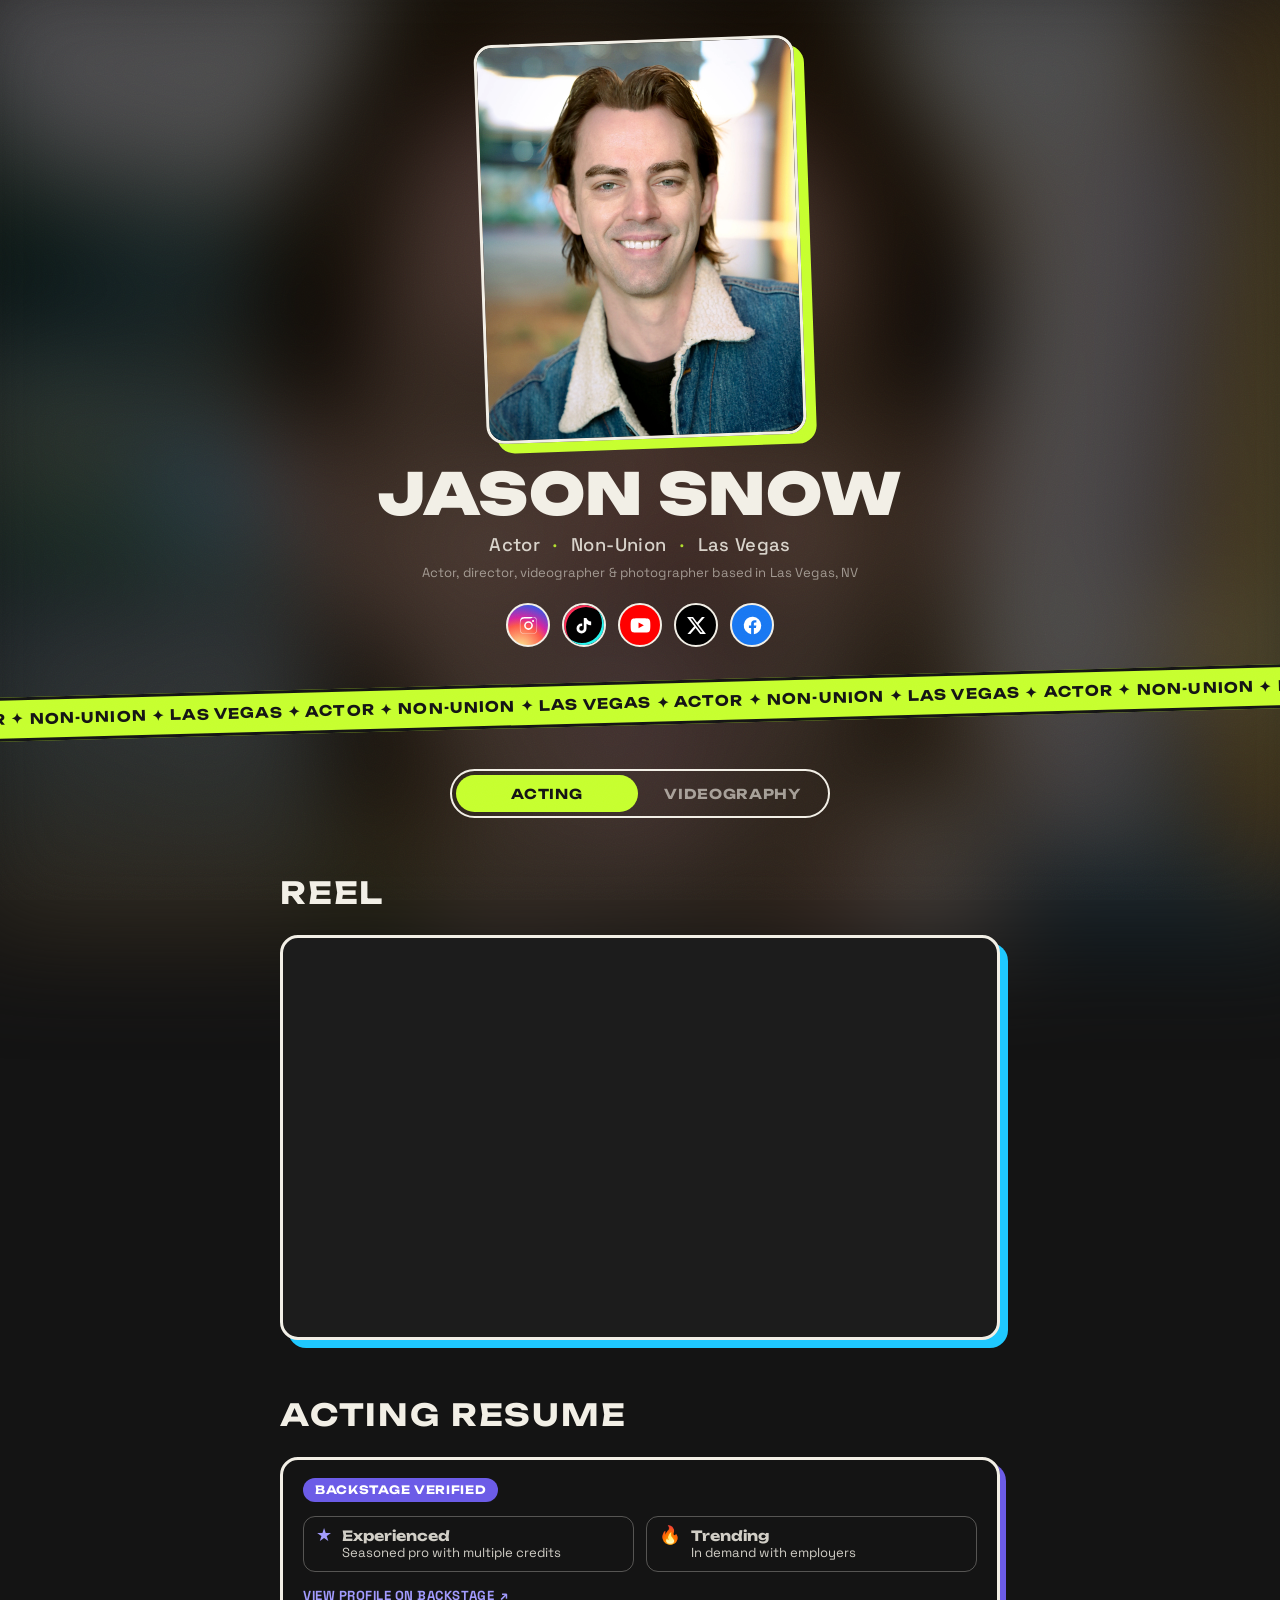
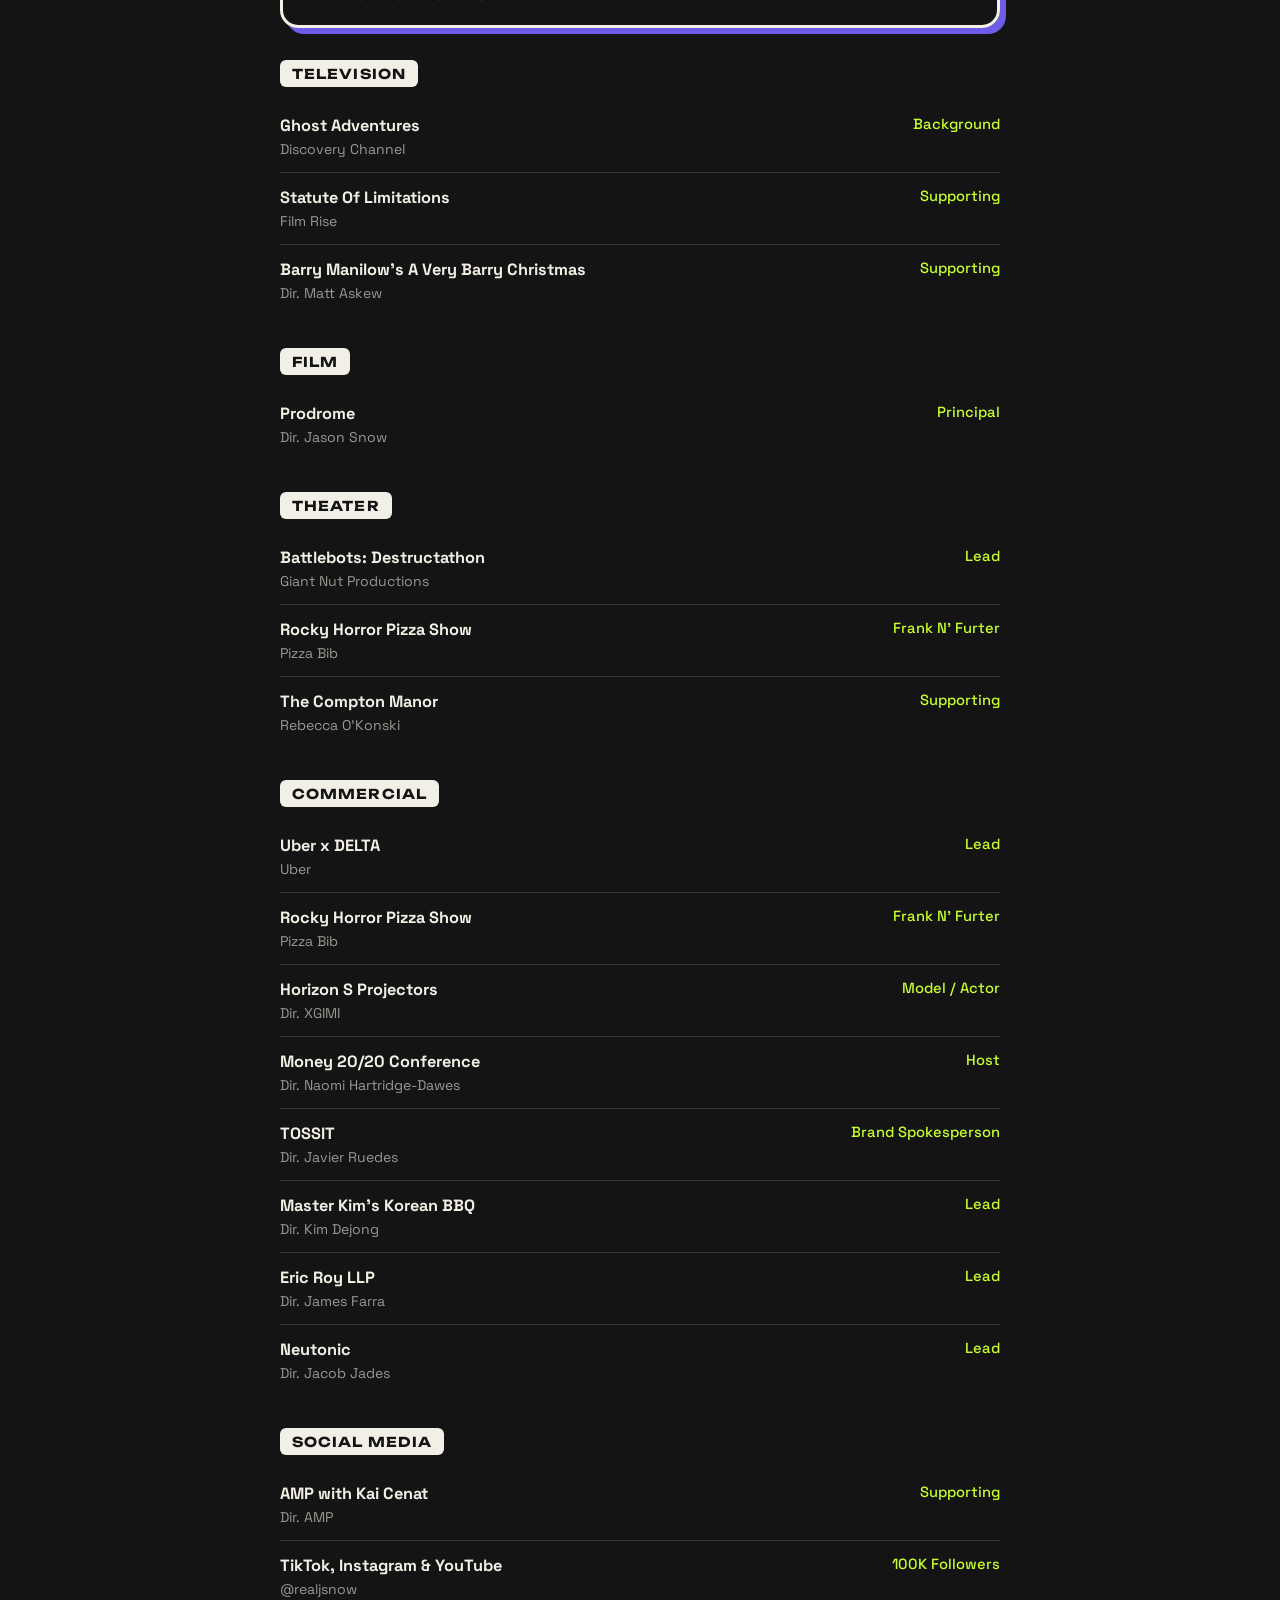
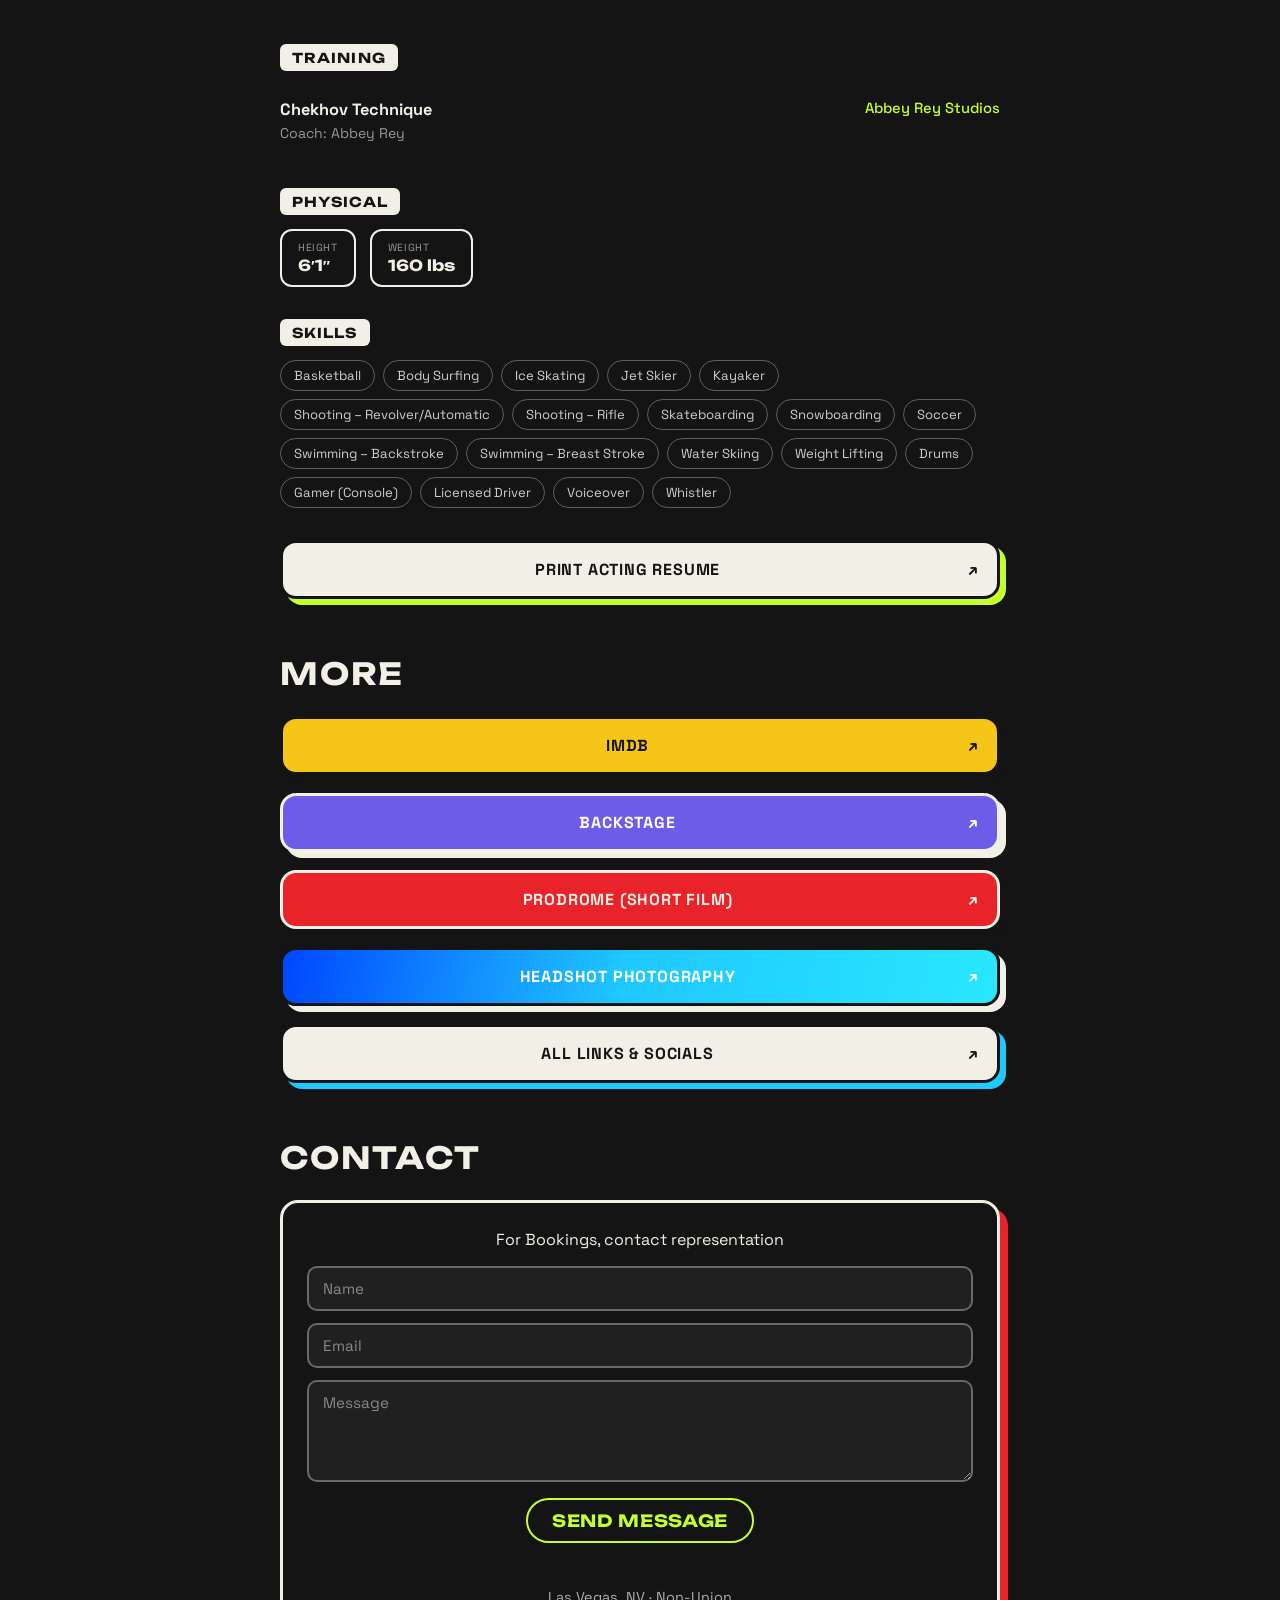
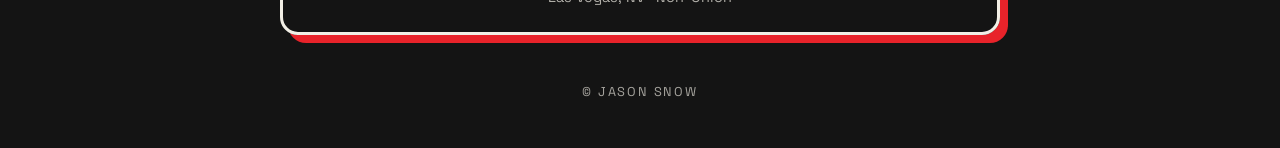
<file: index.html>
<!DOCTYPE html>
<html lang="en">
<head>
  <meta charset="UTF-8">
  <meta name="viewport" content="width=device-width, initial-scale=1.0">
  <title>Jason Snow | Las Vegas Actor, Director & Videographer</title>
  <meta name="description" content="Jason Snow — Las Vegas actor, director, videographer, and photographer. Reel, resume, and credits including Ghost Adventures and Prodrome.">
  <meta name="keywords" content="Jason Snow, Las Vegas actor, Las Vegas director, Las Vegas videographer, Las Vegas photographer, actor resume, acting reel">
  <link rel="canonical" href="https://jasonwsnow.com/">
  <meta name="author" content="Jason Snow">
  <meta name="robots" content="index, follow, max-image-preview:large">
  <meta name="theme-color" content="#141414">

  <!-- Open Graph -->
  <meta property="og:site_name" content="Jason Snow">
  <meta property="og:title" content="Jason Snow | Las Vegas Actor, Director & Videographer">
  <meta property="og:description" content="Las Vegas actor, director, videographer, and photographer. Reel, resume, and credits — Ghost Adventures, Prodrome, and more.">
  <meta property="og:type" content="profile">
  <meta property="og:url" content="https://jasonwsnow.com/">
  <meta property="og:locale" content="en_US">
  <meta property="og:image" content="https://jasonwsnow.com/assets/og-share.jpg">
  <meta property="og:image:type" content="image/jpeg">
  <meta property="og:image:width" content="1200">
  <meta property="og:image:height" content="630">
  <meta property="og:image:alt" content="Jason Snow — Las Vegas actor, director, and videographer">
  <meta property="profile:first_name" content="Jason">
  <meta property="profile:last_name" content="Snow">

  <!-- Twitter/X -->
  <meta name="twitter:card" content="summary_large_image">
  <meta name="twitter:site" content="@realjsnow">
  <meta name="twitter:creator" content="@realjsnow">
  <meta name="twitter:title" content="Jason Snow | Las Vegas Actor, Director & Videographer">
  <meta name="twitter:description" content="Las Vegas actor, director, videographer, and photographer. Reel, resume, and credits — Ghost Adventures, Prodrome, and more.">
  <meta name="twitter:image" content="https://jasonwsnow.com/assets/og-share.jpg">
  <meta name="twitter:image:alt" content="Jason Snow — Las Vegas actor, director, and videographer">

  <!-- Icons -->
  <link rel="icon" type="image/png" sizes="32x32" href="favicon-32.png">
  <link rel="icon" type="image/png" sizes="16x16" href="favicon-16.png">
  <link rel="icon" type="image/png" href="favicon.png">
  <link rel="apple-touch-icon" sizes="180x180" href="apple-touch-icon.png">
  <link rel="manifest" href="site.webmanifest">

  <script type="application/ld+json">
  {
    "@context": "https://schema.org",
    "@graph": [
      {
        "@type": "Person",
        "@id": "https://jasonwsnow.com/#person",
        "name": "Jason Snow",
        "alternateName": "realjsnow",
        "url": "https://jasonwsnow.com/",
        "image": "https://jasonwsnow.com/assets/og-share.jpg",
        "description": "Actor, director, videographer, and photographer based in Las Vegas, Nevada.",
        "jobTitle": ["Actor", "Director", "Videographer", "Photographer"],
        "height": "6 ft 1 in",
        "homeLocation": {
          "@type": "City",
          "name": "Las Vegas"
        },
        "sameAs": [
          "https://instagram.com/realjsnow",
          "https://tiktok.com/@realjsnow",
          "https://youtube.com/@realjsnow",
          "https://x.com/realjsnow",
          "https://www.facebook.com/profile.php?id=61565419013479",
          "https://realjsnow.com",
          "https://jasonsnowphotos.com",
          "https://theprodrome.com",
          "https://www.imdb.com/name/nm17354321/",
          "https://www.backstage.com/u/jason-w-snow/"
        ]
      },
      {
        "@type": "WebSite",
        "@id": "https://jasonwsnow.com/#website",
        "url": "https://jasonwsnow.com/",
        "name": "Jason Snow",
        "description": "Official portfolio for Jason Snow — Las Vegas actor, director, videographer, and photographer. Reel, resume, and credits.",
        "inLanguage": "en-US",
        "publisher": { "@id": "https://jasonwsnow.com/#person" }
      }
    ]
  }
  </script>

  <link rel="preconnect" href="https://fonts.googleapis.com">
  <link rel="preconnect" href="https://fonts.gstatic.com" crossorigin>
  <link href="https://fonts.googleapis.com/css2?family=Space+Grotesk:wght@400;500;700&family=Unbounded:wght@500;700;900&display=swap" rel="stylesheet">
  <link rel="stylesheet" href="style.css">
</head>
<body>
  <div class="backdrop" aria-hidden="true"></div>
  <div class="grain" aria-hidden="true"></div>

  <main>
  <div class="page">
    <!-- Hero -->
    <header class="hero">
      <div class="photo-wrap" id="hero-photo-trigger" role="button" tabindex="0" aria-haspopup="dialog" aria-label="View and download full-size headshot">
        <img class="hero-photo" src="assets/headshot.webp" alt="Jason Snow headshot">
      </div>
      <h1 class="name">Jason Snow</h1>
      <p class="tagline">Actor <span class="dot">&middot;</span> Non-Union <span class="dot">&middot;</span> Las Vegas</p>
      <p class="tagline-sub">Actor, director, videographer &amp; photographer based in Las Vegas, NV</p>
    </header>

    <!-- Social links -->
    <nav class="socials" aria-label="Social media">
      <a href="https://instagram.com/realjsnow" target="_blank" rel="noopener" aria-label="Instagram" title="Instagram">
        <svg viewBox="0 0 24 24"><path d="M12 2.2c3.2 0 3.6 0 4.8.07 1.2.05 1.8.24 2.2.4.6.22 1 .48 1.4.9.4.4.7.8.9 1.4.16.4.35 1 .4 2.2.07 1.2.07 1.6.07 4.8s0 3.6-.07 4.8c-.05 1.2-.24 1.8-.4 2.2a3.8 3.8 0 0 1-.9 1.4c-.4.4-.8.7-1.4.9-.4.16-1 .35-2.2.4-1.2.07-1.6.07-4.8.07s-3.6 0-4.8-.07c-1.2-.05-1.8-.24-2.2-.4a3.8 3.8 0 0 1-1.4-.9 3.8 3.8 0 0 1-.9-1.4c-.16-.4-.35-1-.4-2.2C2.2 15.6 2.2 15.2 2.2 12s0-3.6.07-4.8c.05-1.2.24-1.8.4-2.2.22-.6.48-1 .9-1.4.4-.4.8-.7 1.4-.9.4-.16 1-.35 2.2-.4C8.4 2.2 8.8 2.2 12 2.2m0 1.8c-3.1 0-3.5 0-4.7.07-1.1.05-1.7.24-2.1.4-.5.2-.9.44-1.3.83-.4.4-.63.77-.83 1.3-.15.4-.34 1-.4 2.1C2.6 8.5 2.6 8.9 2.6 12s0 3.5.07 4.7c.05 1.1.24 1.7.4 2.1.2.5.44.9.83 1.3.4.4.77.63 1.3.83.4.15 1 .34 2.1.4 1.2.06 1.6.07 4.7.07s3.5 0 4.7-.07c1.1-.05 1.7-.24 2.1-.4.5-.2.9-.44 1.3-.83.4-.4.63-.77.83-1.3.15-.4.34-1 .4-2.1.06-1.2.07-1.6.07-4.7s0-3.5-.07-4.7c-.05-1.1-.24-1.7-.4-2.1a3.4 3.4 0 0 0-.83-1.3 3.4 3.4 0 0 0-1.3-.83c-.4-.15-1-.34-2.1-.4C15.5 4 15.1 4 12 4m0 3a5 5 0 1 1 0 10 5 5 0 0 1 0-10m0 1.8a3.2 3.2 0 1 0 0 6.4 3.2 3.2 0 0 0 0-6.4M18.4 6.8a1.2 1.2 0 1 1-2.4 0 1.2 1.2 0 0 1 2.4 0"/></svg>
      </a>
      <a href="https://tiktok.com/@realjsnow" target="_blank" rel="noopener" aria-label="TikTok" title="TikTok">
        <svg viewBox="0 0 24 24"><path d="M19.6 7.3a5.6 5.6 0 0 1-3.4-1.1 5.6 5.6 0 0 1-2-2.8h-3v11.9a2.6 2.6 0 1 1-2.6-2.6c.27 0 .53.04.78.12V9.7a5.7 5.7 0 0 0-.78-.05 5.7 5.7 0 1 0 5.7 5.7V9.9a8.6 8.6 0 0 0 5.3 1.8V8.6c0-.4 0-.9-.1-1.3z"/></svg>
      </a>
      <a href="https://youtube.com/@realjsnow" target="_blank" rel="noopener" aria-label="YouTube" title="YouTube">
        <svg viewBox="0 0 24 24"><path d="M23 7.3s-.22-1.6-.9-2.3c-.86-.9-1.8-.9-2.25-.96C16.7 3.8 12 3.8 12 3.8h-.01s-4.7 0-7.85.24c-.44.05-1.4.05-2.25.96-.68.7-.9 2.3-.9 2.3S.75 9.2.75 11v1.8c0 1.9.24 3.8.24 3.8s.22 1.6.9 2.3c.86.9 2 .87 2.5 1 1.8.16 7.6.22 7.6.22s4.7 0 7.85-.25c.44-.05 1.4-.06 2.25-.97.68-.7.9-2.3.9-2.3s.24-1.9.24-3.8V11c0-1.9-.24-3.8-.24-3.8zM9.75 15V8.6l6.1 3.2-6.1 3.2z"/></svg>
      </a>
      <a href="https://x.com/realjsnow" target="_blank" rel="noopener" aria-label="X (Twitter)" title="X">
        <svg viewBox="0 0 24 24"><path d="M18.24 2.25h3.31l-7.23 8.26L22.83 21.75h-6.66l-5.22-6.82-5.97 6.82H1.66l7.73-8.84L1.17 2.25h6.83l4.72 6.24 5.52-6.24zm-1.16 17.52h1.83L7.08 4.13H5.12l11.96 15.64z"/></svg>
      </a>
      <a href="https://www.facebook.com/profile.php?id=61565419013479" target="_blank" rel="noopener" aria-label="Facebook" title="Facebook">
        <svg viewBox="0 0 24 24"><path d="M22 12a10 10 0 1 0-11.56 9.88v-6.99H7.9V12h2.54V9.8c0-2.5 1.5-3.9 3.77-3.9 1.1 0 2.24.2 2.24.2v2.46H15.2c-1.24 0-1.63.77-1.63 1.56V12h2.78l-.44 2.89h-2.34v6.99A10 10 0 0 0 22 12z"/></svg>
      </a>
    </nav>
  </div>

  <!-- Marquee strip -->
  <div class="marquee" aria-hidden="true">
    <div class="marquee-track">
      <span>Actor ✦ Non-Union ✦ Las Vegas ✦ Actor ✦ Non-Union ✦ Las Vegas ✦ Actor ✦ Non-Union ✦ Las Vegas ✦&nbsp;</span><span>Actor ✦ Non-Union ✦ Las Vegas ✦ Actor ✦ Non-Union ✦ Las Vegas ✦ Actor ✦ Non-Union ✦ Las Vegas ✦&nbsp;</span>
    </div>
  </div>

  <div class="page">

    <!-- Mode switch -->
    <div class="mode-switch" role="tablist" aria-label="Resume type">
      <button type="button" class="mode-btn is-active" data-mode="acting" role="tab" id="tab-acting" aria-selected="true" aria-controls="panel-acting">Acting</button>
      <button type="button" class="mode-btn" data-mode="video" role="tab" id="tab-video" aria-selected="false" aria-controls="panel-video">Videography</button>
    </div>

    <!-- Acting mode -->
    <div class="mode-panel" data-mode-panel="acting" id="panel-acting" role="tabpanel" aria-labelledby="tab-acting">

    <!-- Reel -->
    <section class="section" id="reel">
      <div class="section-head">
        <h2 class="section-tag">Reel</h2>
        <span class="section-rule"></span>
      </div>
      <div class="reel-frame">
        <iframe src="https://player.vimeo.com/video/1214481794?h=3023fa62c9&amp;badge=0&amp;autopause=0&amp;player_id=0&amp;app_id=58479"
          frameborder="0"
          allow="autoplay; fullscreen; picture-in-picture; clipboard-write; encrypted-media; web-share"
          referrerpolicy="strict-origin-when-cross-origin"
          title="Jason Snow — Acting Reel"
          allowfullscreen></iframe>
      </div>
    </section>

    <!-- Resume -->
    <section class="section" id="resume">
      <div class="section-head">
        <h2 class="section-tag">Acting Resume</h2>
        <span class="section-rule"></span>
      </div>

      <a class="backstage-strip" href="https://www.backstage.com/u/jason-w-snow/" target="_blank" rel="noopener">
        <span class="backstage-tag">Backstage Verified</span>
        <div class="backstage-badges">
          <div class="badge">
            <span class="badge-icon" aria-hidden="true">&#9733;</span>
            <span class="badge-copy"><strong>Experienced</strong>Seasoned pro with multiple credits</span>
          </div>
          <div class="badge">
            <span class="badge-icon" aria-hidden="true">&#128293;</span>
            <span class="badge-copy"><strong>Trending</strong>In demand with employers</span>
          </div>
        </div>
        <span class="backstage-link">View profile on Backstage <span class="arrow">&#8599;</span></span>
      </a>

      <div class="resume-group">
        <span class="resume-group-title">Television</span>
        <div class="credit">
          <span class="credit-production">Ghost Adventures</span>
          <span class="credit-role">Background</span>
          <span class="credit-detail">Discovery Channel</span>
        </div>
        <div class="credit">
          <span class="credit-production">Statute Of Limitations</span>
          <span class="credit-role">Supporting</span>
          <span class="credit-detail">Film Rise</span>
        </div>
        <div class="credit">
          <span class="credit-production">Barry Manilow&rsquo;s A Very Barry Christmas</span>
          <span class="credit-role">Supporting</span>
          <span class="credit-detail">Dir. Matt Askew</span>
        </div>
      </div>

      <div class="resume-group">
        <span class="resume-group-title">Film</span>
        <div class="credit">
          <span class="credit-production">Prodrome</span>
          <span class="credit-role">Principal</span>
          <span class="credit-detail">Dir. Jason Snow</span>
        </div>
      </div>

      <div class="resume-group">
        <span class="resume-group-title">Theater</span>
        <div class="credit">
          <span class="credit-production">Battlebots: Destructathon</span>
          <span class="credit-role">Lead</span>
          <span class="credit-detail">Giant Nut Productions</span>
        </div>
        <div class="credit">
          <span class="credit-production">Rocky Horror Pizza Show</span>
          <span class="credit-role">Frank N&rsquo; Furter</span>
          <span class="credit-detail">Pizza Bib</span>
        </div>
        <div class="credit">
          <span class="credit-production">The Compton Manor</span>
          <span class="credit-role">Supporting</span>
          <span class="credit-detail">Rebecca O&rsquo;Konski</span>
        </div>
      </div>

      <div class="resume-group">
        <span class="resume-group-title">Commercial</span>
        <div class="credit">
          <span class="credit-production">Uber x DELTA</span>
          <span class="credit-role">Lead</span>
          <span class="credit-detail">Uber</span>
        </div>
        <div class="credit">
          <span class="credit-production">Rocky Horror Pizza Show</span>
          <span class="credit-role">Frank N&rsquo; Furter</span>
          <span class="credit-detail">Pizza Bib</span>
        </div>
        <div class="credit">
          <span class="credit-production">Horizon S Projectors</span>
          <span class="credit-role">Model / Actor</span>
          <span class="credit-detail">Dir. XGIMI</span>
        </div>
        <div class="credit">
          <span class="credit-production">Money 20/20 Conference</span>
          <span class="credit-role">Host</span>
          <span class="credit-detail">Dir. Naomi Hartridge-Dawes</span>
        </div>
        <div class="credit">
          <span class="credit-production">TOSSIT</span>
          <span class="credit-role">Brand Spokesperson</span>
          <span class="credit-detail">Dir. Javier Ruedes</span>
        </div>
        <div class="credit">
          <span class="credit-production">Master Kim&rsquo;s Korean BBQ</span>
          <span class="credit-role">Lead</span>
          <span class="credit-detail">Dir. Kim Dejong</span>
        </div>
        <div class="credit">
          <span class="credit-production">Eric Roy LLP</span>
          <span class="credit-role">Lead</span>
          <span class="credit-detail">Dir. James Farra</span>
        </div>
        <div class="credit">
          <span class="credit-production">Neutonic</span>
          <span class="credit-role">Lead</span>
          <span class="credit-detail">Dir. Jacob Jades</span>
        </div>
      </div>

      <div class="resume-group">
        <span class="resume-group-title">Social Media</span>
        <div class="credit">
          <span class="credit-production">AMP with Kai Cenat</span>
          <span class="credit-role">Supporting</span>
          <span class="credit-detail">Dir. AMP</span>
        </div>
        <div class="credit">
          <span class="credit-production">TikTok, Instagram &amp; YouTube</span>
          <span class="credit-role">100K Followers</span>
          <span class="credit-detail">@realjsnow</span>
        </div>
      </div>

      <div class="resume-group">
        <span class="resume-group-title">Training</span>
        <div class="credit">
          <span class="credit-production">Chekhov Technique</span>
          <span class="credit-role">Abbey Rey Studios</span>
          <span class="credit-detail">Coach: Abbey Rey</span>
        </div>
      </div>

      <div class="resume-group">
        <span class="resume-group-title">Physical</span>
        <div class="stats-row">
          <div class="stat"><span>Height</span>6&prime;1&Prime;</div>
          <div class="stat"><span>Weight</span>160 lbs</div>
        </div>
      </div>

      <div class="resume-group">
        <span class="resume-group-title">Skills</span>
        <div class="chips">
          <span class="chip">Basketball</span>
          <span class="chip">Body Surfing</span>
          <span class="chip">Ice Skating</span>
          <span class="chip">Jet Skier</span>
          <span class="chip">Kayaker</span>
          <span class="chip">Shooting &ndash; Revolver/Automatic</span>
          <span class="chip">Shooting &ndash; Rifle</span>
          <span class="chip">Skateboarding</span>
          <span class="chip">Snowboarding</span>
          <span class="chip">Soccer</span>
          <span class="chip">Swimming &ndash; Backstroke</span>
          <span class="chip">Swimming &ndash; Breast Stroke</span>
          <span class="chip">Water Skiing</span>
          <span class="chip">Weight Lifting</span>
          <span class="chip">Drums</span>
          <span class="chip">Gamer (Console)</span>
          <span class="chip">Licensed Driver</span>
          <span class="chip">Voiceover</span>
          <span class="chip">Whistler</span>
        </div>
      </div>

      <a class="btn" href="resume-print.html" target="_blank" rel="noopener" style="margin-top: 6px;">
        <span class="btn-label">Print Acting Resume</span>
        <span class="arrow">&#8599;</span>
      </a>
    </section>

    </div>
    <!-- /Acting mode -->

    <!-- Video mode -->
    <div class="mode-panel" data-mode-panel="video" id="panel-video" role="tabpanel" aria-labelledby="tab-video" hidden>

      <span class="mockup-flag">Mockup &mdash; placeholder content</span>

      <!-- Video Reel -->
      <section class="section" id="video-reel">
        <div class="section-head">
          <h2 class="section-tag">Video Reel</h2>
          <span class="section-rule"></span>
        </div>
        <div class="reel-frame">
          <div class="reel-placeholder">
            <div class="play">
              <svg viewBox="0 0 24 24"><path d="M8 5v14l11-7z"/></svg>
            </div>
            <span class="reel-label">Video reel coming soon</span>
          </div>
        </div>
      </section>

      <!-- Video Resume -->
      <section class="section" id="video-resume">
        <div class="section-head">
          <h2 class="section-tag">Video Resume</h2>
          <span class="section-rule"></span>
        </div>

        <div class="resume-group">
          <span class="resume-group-title">Directing</span>
          <div class="credit">
            <span class="credit-production">[Project Title]</span>
            <span class="credit-role">Director</span>
            <span class="credit-detail">[Client / Year]</span>
          </div>
          <div class="credit">
            <span class="credit-production">[Project Title]</span>
            <span class="credit-role">Director</span>
            <span class="credit-detail">[Client / Year]</span>
          </div>
        </div>

        <div class="resume-group">
          <span class="resume-group-title">Videography</span>
          <div class="credit">
            <span class="credit-production">[Project Title]</span>
            <span class="credit-role">Videographer / Editor</span>
            <span class="credit-detail">[Client / Year]</span>
          </div>
          <div class="credit">
            <span class="credit-production">[Project Title]</span>
            <span class="credit-role">Videographer / Editor</span>
            <span class="credit-detail">[Client / Year]</span>
          </div>
        </div>

        <div class="resume-group">
          <span class="resume-group-title">Clients</span>
          <div class="chips">
            <span class="chip">[Client]</span>
            <span class="chip">[Client]</span>
            <span class="chip">[Client]</span>
            <span class="chip">[Client]</span>
          </div>
        </div>

        <div class="resume-group">
          <span class="resume-group-title">Equipment</span>
          <div class="chips">
            <span class="chip">[Camera Body]</span>
            <span class="chip">[Lens Kit]</span>
            <span class="chip">[Gimbal]</span>
            <span class="chip">[Audio]</span>
            <span class="chip">[Lighting]</span>
          </div>
        </div>

      </section>

    </div>
    <!-- /Video mode -->

    <!-- More -->
    <section class="section" id="more">
      <div class="section-head">
        <h2 class="section-tag">More</h2>
        <span class="section-rule"></span>
      </div>
      <div class="links">
        <a class="btn btn-imdb" href="https://www.imdb.com/name/nm17354321/" target="_blank" rel="noopener">
          <span class="btn-label">IMDb</span>
          <span class="arrow">&#8599;</span>
        </a>
        <a class="btn btn-backstage" href="https://www.backstage.com/u/jason-w-snow/" target="_blank" rel="noopener">
          <span class="btn-label">Backstage</span>
          <span class="arrow">&#8599;</span>
        </a>
        <a class="btn btn-pr" href="https://theprodrome.com" target="_blank" rel="noopener">
          <span class="btn-label">Prodrome (Short Film)</span>
          <span class="arrow">&#8599;</span>
        </a>
        <a class="btn btn-hs" href="https://jasonsnowphotos.com" target="_blank" rel="noopener">
          <span class="btn-label">Headshot Photography</span>
          <span class="arrow">&#8599;</span>
        </a>
        <a class="btn btn-rj" href="https://realjsnow.com" target="_blank" rel="noopener">
          <span class="btn-label">All Links &amp; Socials</span>
          <span class="arrow">&#8599;</span>
        </a>
      </div>
    </section>

    <!-- Contact -->
    <section class="section" id="contact">
      <div class="section-head">
        <h2 class="section-tag">Contact</h2>
        <span class="section-rule"></span>
      </div>
      <div class="contact-card">
        <p>For Bookings, contact representation</p>
        <form class="contact-form" id="contact-form">
          <input type="hidden" name="access_key" value="8d0ae2dd-05eb-44ef-8c92-e0a61a79b38d">
          <input type="hidden" name="subject" value="New message from jasonwsnow.com">
          <input type="checkbox" name="botcheck" class="botcheck" tabindex="-1" autocomplete="off">
          <input type="text" name="name" placeholder="Name" required>
          <input type="email" name="email" placeholder="Email" required>
          <textarea name="message" placeholder="Message" rows="4" required></textarea>
          <button type="submit" class="contact-submit">Send Message</button>
          <p class="contact-status" id="contact-status" role="status"></p>
        </form>
        <p class="contact-sub">Las Vegas, NV &middot; Non-Union</p>
      </div>
    </section>

    <footer class="foot">&copy; Jason Snow</footer>
  </div>
  </main>

  <!-- Lightbox lives outside <main> on purpose: .photo-wrap has a CSS
       transform, and a transformed ancestor becomes the containing block for
       position:fixed descendants, which would break full-viewport sizing. -->
  <div class="lightbox" id="lightbox" role="dialog" aria-modal="true" aria-hidden="true" aria-label="Jason Snow headshot, full size">
    <button class="lightbox-close" id="lightbox-close" aria-label="Close">&times;</button>
    <div class="lightbox-scroll">
      <figure class="lightbox-figure">
        <img class="lightbox-img" id="lightbox-img" src="assets/jason-snow-headshot.jpg" alt="Jason Snow headshot" draggable="false">
        <a class="lightbox-download" href="assets/jason-snow-headshot.jpg" download="Jason-Snow-Headshot.jpg">
          Download Headshot <span class="arrow">&#8595;</span>
        </a>
      </figure>
    </div>
  </div>

  <script src="https://player.vimeo.com/api/player.js"></script>
  <script src="lightbox.js"></script>
  <script src="contact-form.js"></script>
  <script src="mode-switch.js"></script>
</body>
</html>
</file>
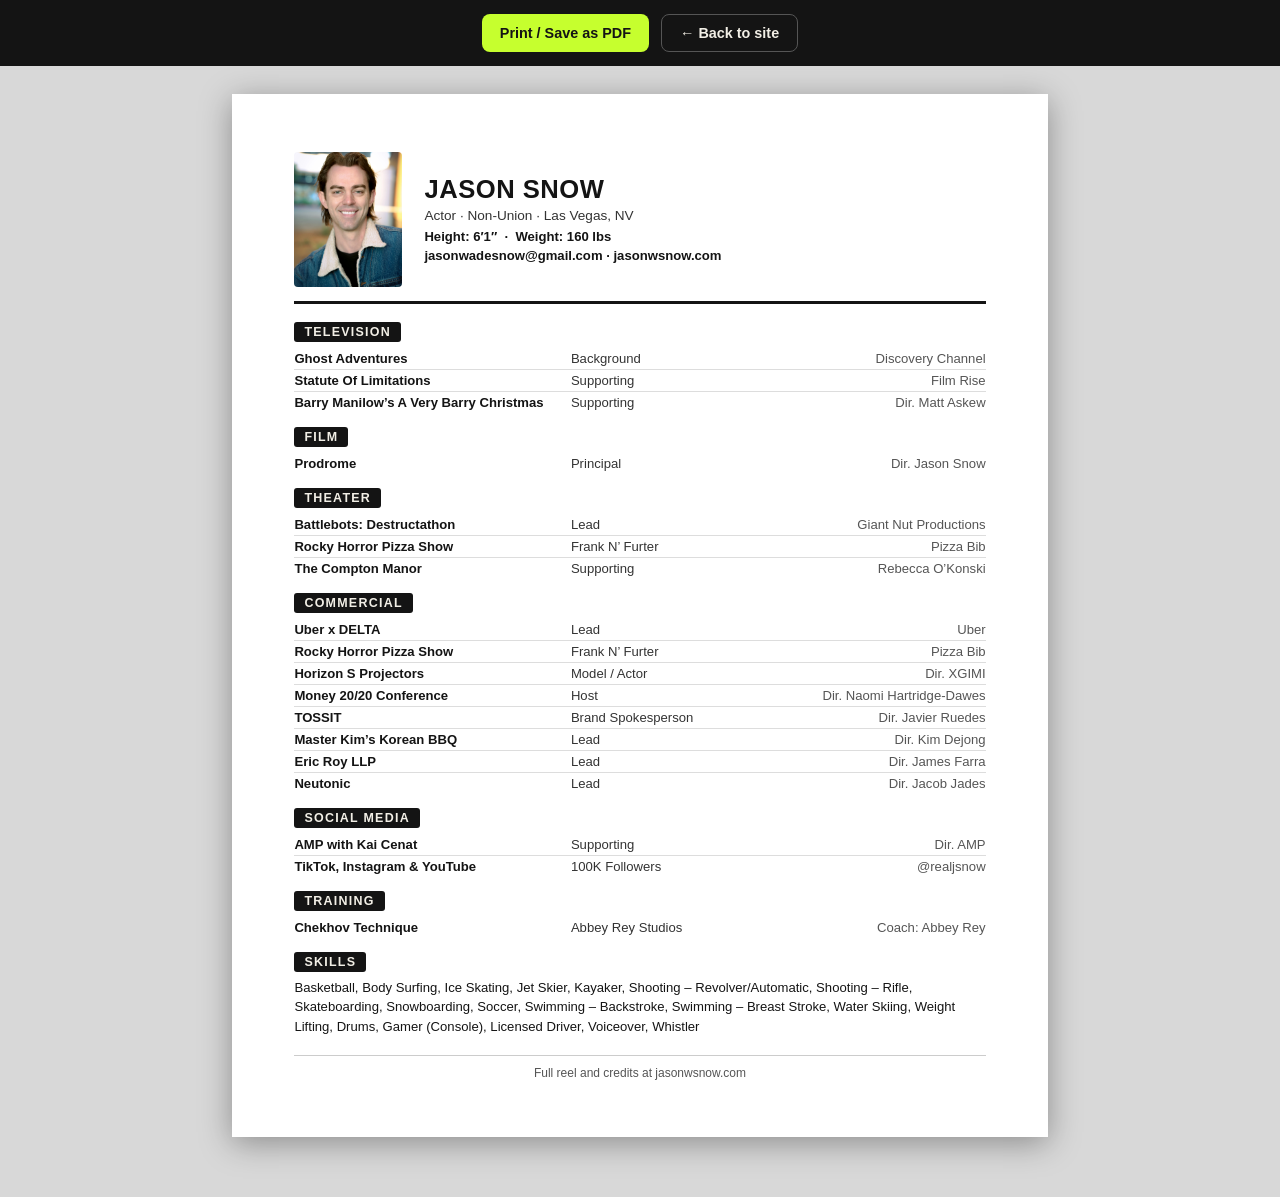
<file: resume-print.html>
<!DOCTYPE html>
<html lang="en">
<head>
  <meta charset="UTF-8">
  <meta name="viewport" content="width=device-width, initial-scale=1.0">
  <title>Jason Snow | Acting Resume (Print)</title>
  <meta name="robots" content="noindex, nofollow">
  <link rel="icon" type="image/png" href="favicon.png">

  <style>
    * {
      margin: 0;
      padding: 0;
      box-sizing: border-box;
    }

    body {
      font-family: "Helvetica Neue", Helvetica, Arial, sans-serif;
      background: #d8d8d8;
      color: #141414;
    }

    .toolbar {
      position: sticky;
      top: 0;
      z-index: 10;
      display: flex;
      justify-content: center;
      gap: 12px;
      padding: 14px;
      background: #141414;
    }

    .toolbar button,
    .toolbar a {
      font-family: inherit;
      font-size: 0.9rem;
      font-weight: 600;
      border-radius: 8px;
      padding: 10px 18px;
      cursor: pointer;
      text-decoration: none;
    }

    .toolbar button {
      background: #c6ff2e;
      color: #141414;
      border: none;
    }

    .toolbar a {
      background: transparent;
      color: #f2efe6;
      border: 1px solid #555;
    }

    .sheet {
      max-width: 8.5in;
      margin: 28px auto 60px;
      background: #ffffff;
      padding: 0.6in 0.65in;
      box-shadow: 0 6px 30px rgba(0, 0, 0, 0.35);
    }

    .r-header {
      display: flex;
      align-items: center;
      gap: 22px;
      border-bottom: 3px solid #141414;
      padding-bottom: 14px;
      margin-bottom: 18px;
    }

    .r-photo {
      width: 108px;
      height: 135px;
      object-fit: cover;
      border-radius: 4px;
      flex-shrink: 0;
    }

    .r-id h1 {
      font-size: 1.6rem;
      letter-spacing: 0.02em;
      text-transform: uppercase;
    }

    .r-tagline {
      font-size: 0.85rem;
      margin-top: 4px;
      color: #333;
    }

    .r-stats {
      font-size: 0.82rem;
      margin-top: 6px;
      font-weight: 600;
    }

    .r-contact {
      font-size: 0.82rem;
      margin-top: 4px;
      font-weight: 600;
    }

    .r-section {
      margin-bottom: 14px;
    }

    .r-section h2 {
      font-size: 0.78rem;
      text-transform: uppercase;
      letter-spacing: 0.1em;
      background: #141414;
      color: #f2efe6;
      display: inline-block;
      padding: 3px 10px;
      border-radius: 3px;
      margin-bottom: 6px;
    }

    .r-section table {
      width: 100%;
      border-collapse: collapse;
      font-size: 0.82rem;
    }

    .r-section td {
      padding: 3px 0;
      vertical-align: top;
      border-bottom: 1px solid #ddd;
    }

    .r-section tr:last-child td {
      border-bottom: none;
    }

    .r-prod {
      font-weight: 700;
      width: 40%;
    }

    .r-role {
      width: 28%;
      color: #333;
    }

    .r-detail {
      width: 32%;
      text-align: right;
      color: #555;
    }

    .r-skills {
      font-size: 0.82rem;
      line-height: 1.5;
    }

    .r-footer {
      margin-top: 18px;
      padding-top: 10px;
      border-top: 1px solid #ccc;
      font-size: 0.75rem;
      color: #555;
      text-align: center;
    }

    @media print {
      .no-print {
        display: none !important;
      }

      body {
        background: #ffffff;
      }

      .sheet {
        margin: 0;
        padding: 0;
        box-shadow: none;
        max-width: none;
      }

      @page {
        margin: 0.5in;
      }
    }
  </style>
</head>
<body>
  <div class="toolbar no-print">
    <button type="button" onclick="window.print()">Print / Save as PDF</button>
    <a href="index.html">&larr; Back to site</a>
  </div>

  <main class="sheet">
    <header class="r-header">
      <img class="r-photo" src="assets/jason-snow-headshot.jpg" alt="Jason Snow">
      <div class="r-id">
        <h1>Jason Snow</h1>
        <p class="r-tagline">Actor &middot; Non-Union &middot; Las Vegas, NV</p>
        <p class="r-stats">Height: 6&prime;1&Prime; &nbsp;&middot;&nbsp; Weight: 160 lbs</p>
        <p class="r-contact" id="r-contact">jasonwsnow.com</p>
      </div>
    </header>

    <section class="r-section">
      <h2>Television</h2>
      <table>
        <tr><td class="r-prod">Ghost Adventures</td><td class="r-role">Background</td><td class="r-detail">Discovery Channel</td></tr>
        <tr><td class="r-prod">Statute Of Limitations</td><td class="r-role">Supporting</td><td class="r-detail">Film Rise</td></tr>
        <tr><td class="r-prod">Barry Manilow&rsquo;s A Very Barry Christmas</td><td class="r-role">Supporting</td><td class="r-detail">Dir. Matt Askew</td></tr>
      </table>
    </section>

    <section class="r-section">
      <h2>Film</h2>
      <table>
        <tr><td class="r-prod">Prodrome</td><td class="r-role">Principal</td><td class="r-detail">Dir. Jason Snow</td></tr>
      </table>
    </section>

    <section class="r-section">
      <h2>Theater</h2>
      <table>
        <tr><td class="r-prod">Battlebots: Destructathon</td><td class="r-role">Lead</td><td class="r-detail">Giant Nut Productions</td></tr>
        <tr><td class="r-prod">Rocky Horror Pizza Show</td><td class="r-role">Frank N&rsquo; Furter</td><td class="r-detail">Pizza Bib</td></tr>
        <tr><td class="r-prod">The Compton Manor</td><td class="r-role">Supporting</td><td class="r-detail">Rebecca O&rsquo;Konski</td></tr>
      </table>
    </section>

    <section class="r-section">
      <h2>Commercial</h2>
      <table>
        <tr><td class="r-prod">Uber x DELTA</td><td class="r-role">Lead</td><td class="r-detail">Uber</td></tr>
        <tr><td class="r-prod">Rocky Horror Pizza Show</td><td class="r-role">Frank N&rsquo; Furter</td><td class="r-detail">Pizza Bib</td></tr>
        <tr><td class="r-prod">Horizon S Projectors</td><td class="r-role">Model / Actor</td><td class="r-detail">Dir. XGIMI</td></tr>
        <tr><td class="r-prod">Money 20/20 Conference</td><td class="r-role">Host</td><td class="r-detail">Dir. Naomi Hartridge-Dawes</td></tr>
        <tr><td class="r-prod">TOSSIT</td><td class="r-role">Brand Spokesperson</td><td class="r-detail">Dir. Javier Ruedes</td></tr>
        <tr><td class="r-prod">Master Kim&rsquo;s Korean BBQ</td><td class="r-role">Lead</td><td class="r-detail">Dir. Kim Dejong</td></tr>
        <tr><td class="r-prod">Eric Roy LLP</td><td class="r-role">Lead</td><td class="r-detail">Dir. James Farra</td></tr>
        <tr><td class="r-prod">Neutonic</td><td class="r-role">Lead</td><td class="r-detail">Dir. Jacob Jades</td></tr>
      </table>
    </section>

    <section class="r-section">
      <h2>Social Media</h2>
      <table>
        <tr><td class="r-prod">AMP with Kai Cenat</td><td class="r-role">Supporting</td><td class="r-detail">Dir. AMP</td></tr>
        <tr><td class="r-prod">TikTok, Instagram &amp; YouTube</td><td class="r-role">100K Followers</td><td class="r-detail">@realjsnow</td></tr>
      </table>
    </section>

    <section class="r-section">
      <h2>Training</h2>
      <table>
        <tr><td class="r-prod">Chekhov Technique</td><td class="r-role">Abbey Rey Studios</td><td class="r-detail">Coach: Abbey Rey</td></tr>
      </table>
    </section>

    <section class="r-section">
      <h2>Skills</h2>
      <p class="r-skills">Basketball, Body Surfing, Ice Skating, Jet Skier, Kayaker, Shooting &ndash; Revolver/Automatic, Shooting &ndash; Rifle, Skateboarding, Snowboarding, Soccer, Swimming &ndash; Backstroke, Swimming &ndash; Breast Stroke, Water Skiing, Weight Lifting, Drums, Gamer (Console), Licensed Driver, Voiceover, Whistler</p>
    </section>

    <p class="r-footer">Full reel and credits at jasonwsnow.com</p>
  </main>

  <script>
    document.getElementById('r-contact').textContent = atob('amFzb253YWRlc25vd0BnbWFpbC5jb20=') + '  ·  jasonwsnow.com';
  </script>
</body>
</html>
</file>
<file: style.css>
* {
  margin: 0;
  padding: 0;
  box-sizing: border-box;
}

:root {
  --bone: #f2efe6;
  --ink: #141414;
  --ink-2: #1c1c1c;
  --acid: #c6ff2e;
  --electric: #1fc8ff;
  --blood: #e8232a;
  --font-display: "Unbounded", sans-serif;
  --font-body: "Space Grotesk", sans-serif;
}

html {
  scroll-behavior: smooth;
}

body {
  font-family: var(--font-body);
  background: var(--ink);
  color: var(--bone);
  min-height: 100vh;
  overflow-x: hidden;
}

/* Blurred headshot wash behind everything */
.backdrop {
  position: fixed;
  inset: -40px;
  background: url("assets/headshot.webp") center 20% / cover no-repeat;
  filter: blur(50px) brightness(0.3) saturate(1.3);
  z-index: -1;
}

/* Film grain over everything */
.grain {
  position: fixed;
  inset: 0;
  z-index: 50;
  pointer-events: none;
  opacity: 0.14;
  mix-blend-mode: soft-light;
  background: url("data:image/svg+xml,%3Csvg xmlns='http://www.w3.org/2000/svg' width='300' height='300'%3E%3Cfilter id='n'%3E%3CfeTurbulence type='fractalNoise' baseFrequency='0.9' numOctaves='2'/%3E%3C/filter%3E%3Crect width='100%25' height='100%25' filter='url(%23n)'/%3E%3C/svg%3E");
}

.page {
  max-width: 760px;
  margin: 0 auto;
  padding: 0 20px;
  position: relative;
  z-index: 2;
}

a:focus-visible,
button:focus-visible {
  outline: 3px solid var(--electric);
  outline-offset: 4px;
  border-radius: 6px;
}

.photo-wrap:focus-visible {
  outline: 3px solid var(--electric);
  outline-offset: 6px;
  border-radius: 22px;
}

/* ---------- Hero ---------- */
.hero {
  text-align: center;
  padding-top: 40px;
}

.photo-wrap {
  position: relative;
  width: min(66%, 320px);
  margin: 0 auto;
  transform: rotate(-2deg);
  border: 3px solid var(--bone);
  border-radius: 18px;
  overflow: hidden;
  box-shadow: 10px 10px 0 var(--acid);
  cursor: pointer;
  transition: transform 0.15s ease, box-shadow 0.15s ease;
}

.photo-wrap:hover,
.photo-wrap:focus-visible {
  transform: rotate(-2deg) translateY(-4px);
  box-shadow: 14px 14px 0 var(--acid);
}

.photo-wrap::after {
  content: "View Full Size";
  position: absolute;
  left: 0;
  right: 0;
  bottom: 0;
  padding: 10px 0 12px;
  text-align: center;
  font-family: var(--font-display);
  font-weight: 700;
  text-transform: uppercase;
  letter-spacing: 0.06em;
  font-size: 0.72rem;
  color: var(--bone);
  background: linear-gradient(to top, rgba(0, 0, 0, 0.75), transparent);
  opacity: 0;
  transition: opacity 0.15s ease;
}

.photo-wrap:hover::after,
.photo-wrap:focus-visible::after {
  opacity: 1;
}

.hero-photo {
  display: block;
  width: 100%;
  aspect-ratio: 4 / 5;
  object-fit: cover;
  object-position: center 20%;
}

.name {
  margin-top: 28px;
  font-family: var(--font-display);
  font-weight: 900;
  text-transform: uppercase;
  font-size: clamp(2.1rem, 9vw, 3.6rem);
  line-height: 0.95;
  letter-spacing: 0.01em;
}

.tagline {
  margin-top: 12px;
  font-weight: 500;
  font-size: clamp(0.95rem, 3vw, 1.15rem);
  opacity: 0.85;
  letter-spacing: 0.02em;
}

.tagline .dot {
  color: var(--acid);
  margin: 0 8px;
}

.tagline-sub {
  margin-top: 8px;
  font-size: 0.82rem;
  font-weight: 400;
  opacity: 0.55;
  letter-spacing: 0.01em;
}

/* ---------- Socials ---------- */
.socials {
  margin: 22px 0 0;
  display: flex;
  justify-content: center;
  gap: 12px;
}

.socials a {
  width: 44px;
  height: 44px;
  border: 2px solid var(--bone);
  border-radius: 50%;
  display: grid;
  place-items: center;
  color: #fff;
  transition: transform 0.15s ease;
}

.socials a:hover {
  transform: translateY(-3px) rotate(-6deg);
}

.socials svg {
  width: 21px;
  height: 21px;
  fill: currentColor;
}

.socials a[aria-label="Instagram"] {
  background: radial-gradient(circle at 30% 110%, #fdf497 0%, #fd5949 45%, #d6249f 60%, #285aeb 90%);
}

.socials a[aria-label="TikTok"] {
  background: #010101;
  box-shadow: inset -2px -2px 0 #25f4ee, inset 2px 2px 0 #fe2c55;
}

.socials a[aria-label="YouTube"] {
  background: #ff0000;
}

.socials a[aria-label="X (Twitter)"] {
  background: #000;
}

.socials a[aria-label="Facebook"] {
  background: #1877f2;
}

/* ---------- Marquee ---------- */
.marquee {
  width: 110%;
  margin: 34px 0 0 -5%;
  position: relative;
  z-index: 1;
  transform: rotate(-1.5deg);
  background: var(--acid);
  color: var(--ink);
  border-top: 3px solid var(--ink);
  border-bottom: 3px solid var(--ink);
  padding: 10px 0;
  overflow: hidden;
}

.marquee-track {
  display: flex;
  white-space: nowrap;
  font-family: var(--font-display);
  font-weight: 700;
  text-transform: uppercase;
  font-size: 0.9rem;
  letter-spacing: 0.08em;
  animation: marquee 26s linear infinite;
}

@keyframes marquee {
  to {
    transform: translateX(-50%);
  }
}

/* ---------- Mode switch ---------- */
.mode-switch {
  display: flex;
  justify-content: center;
  gap: 4px;
  margin-top: 44px;
  padding: 4px;
  border: 2px solid var(--bone);
  border-radius: 999px;
  max-width: 380px;
  margin-left: auto;
  margin-right: auto;
}

.mode-btn {
  flex: 1;
  border: none;
  background: none;
  color: var(--bone);
  font-family: var(--font-display);
  font-weight: 700;
  text-transform: uppercase;
  letter-spacing: 0.05em;
  font-size: clamp(0.72rem, 3vw, 0.85rem);
  white-space: nowrap;
  padding: 10px 16px;
  border-radius: 999px;
  cursor: pointer;
  opacity: 0.6;
  transition: background 0.15s ease, color 0.15s ease, opacity 0.15s ease;
}

.mode-btn.is-active {
  background: var(--acid);
  color: var(--ink);
  opacity: 1;
}

.mockup-flag {
  display: block;
  text-align: center;
  font-family: var(--font-display);
  font-weight: 700;
  text-transform: uppercase;
  letter-spacing: 0.06em;
  font-size: 0.72rem;
  color: var(--blood);
  border: 1px dashed var(--blood);
  border-radius: 999px;
  padding: 6px 14px;
  margin: 56px auto 0;
  max-width: fit-content;
}

/* ---------- Section scaffolding ---------- */
.section {
  padding: 56px 0 0;
}

.section-head {
  display: inline-flex;
  align-items: center;
  gap: 10px;
  margin-bottom: 24px;
}

.section-tag {
  font-family: var(--font-display);
  font-weight: 700;
  text-transform: uppercase;
  letter-spacing: 0.06em;
  font-size: clamp(1.4rem, 5vw, 1.9rem);
}

.section-rule {
  flex: 1;
  height: 3px;
  background: var(--bone);
  opacity: 0.25;
}

/* ---------- Reel ---------- */
.reel-frame {
  position: relative;
  border: 3px solid var(--bone);
  border-radius: 18px;
  box-shadow: 8px 8px 0 var(--electric);
  overflow: hidden;
  aspect-ratio: 16 / 9;
  background: var(--ink-2);
}

.reel-frame iframe {
  position: absolute;
  inset: 0;
  width: 100%;
  height: 100%;
}

/* ---------- Resume ---------- */

.backstage-strip {
  display: block;
  border: 3px solid var(--bone);
  border-radius: 18px;
  padding: 18px 20px 20px;
  margin-bottom: 32px;
  text-decoration: none;
  color: var(--bone);
  box-shadow: 6px 6px 0 #6c5ce7;
  transition: transform 0.15s ease, box-shadow 0.15s ease;
}

.backstage-strip:hover {
  transform: translate(-3px, -3px);
  box-shadow: 10px 10px 0 #6c5ce7;
}

.backstage-tag {
  display: inline-block;
  background: #6c5ce7;
  color: #fff;
  font-family: var(--font-display);
  font-weight: 700;
  text-transform: uppercase;
  letter-spacing: 0.06em;
  font-size: 0.72rem;
  padding: 5px 12px;
  border-radius: 999px;
  margin-bottom: 14px;
}

.backstage-badges {
  display: flex;
  flex-wrap: wrap;
  gap: 12px;
  margin-bottom: 12px;
}

.badge {
  flex: 1;
  min-width: 160px;
  display: flex;
  align-items: flex-start;
  gap: 10px;
  border: 1px solid rgba(242, 239, 230, 0.3);
  border-radius: 12px;
  padding: 10px 12px;
}

.badge-icon {
  font-size: 1.1rem;
  line-height: 1;
  color: #a29bfe;
}

.badge-copy {
  display: flex;
  flex-direction: column;
  font-size: 0.82rem;
  opacity: 0.85;
}

.badge-copy strong {
  font-family: var(--font-display);
  font-weight: 700;
  font-size: 0.88rem;
  color: var(--bone);
  opacity: 1;
}

.backstage-link {
  display: inline-flex;
  align-items: center;
  gap: 6px;
  font-size: 0.82rem;
  font-weight: 700;
  color: #a29bfe;
  text-transform: uppercase;
  letter-spacing: 0.04em;
}

.resume-group {
  margin-bottom: 32px;
}

.resume-group-title {
  font-family: var(--font-display);
  font-weight: 700;
  text-transform: uppercase;
  letter-spacing: 0.08em;
  font-size: 0.85rem;
  color: var(--ink);
  background: var(--bone);
  display: inline-block;
  padding: 5px 12px;
  border-radius: 6px;
  margin-bottom: 14px;
}

.credit {
  display: grid;
  grid-template-columns: 1fr auto;
  gap: 4px 12px;
  padding: 14px 0;
  border-bottom: 1px solid rgba(242, 239, 230, 0.15);
}

.credit:last-child {
  border-bottom: none;
}

.credit-production {
  font-weight: 700;
  font-size: 1.02rem;
}

.credit-role {
  color: var(--acid);
  font-weight: 500;
  font-size: 0.92rem;
  text-align: right;
  white-space: nowrap;
}

.credit-detail {
  grid-column: 1 / -1;
  font-size: 0.88rem;
  opacity: 0.6;
}

/* ---------- Stats + skills ---------- */
.stats-row {
  display: flex;
  gap: 14px;
  margin-bottom: 22px;
  flex-wrap: wrap;
}

.stat {
  border: 2px solid var(--bone);
  border-radius: 12px;
  padding: 10px 16px;
  font-family: var(--font-display);
  font-weight: 700;
  font-size: 0.95rem;
}

.stat span {
  display: block;
  font-family: var(--font-body);
  font-weight: 400;
  text-transform: uppercase;
  letter-spacing: 0.06em;
  font-size: 0.65rem;
  opacity: 0.6;
  margin-bottom: 2px;
}

.chips {
  display: flex;
  flex-wrap: wrap;
  gap: 8px;
}

.chip {
  border: 1px solid rgba(242, 239, 230, 0.4);
  border-radius: 999px;
  padding: 6px 13px;
  font-size: 0.82rem;
  opacity: 0.85;
}

/* ---------- Links ---------- */
.links {
  display: flex;
  flex-direction: column;
  gap: 18px;
}

.btn {
  display: flex;
  align-items: center;
  gap: 14px;
  background: var(--bone);
  color: var(--ink);
  border: 3px solid var(--ink);
  border-radius: 16px;
  padding: 16px 18px;
  text-decoration: none;
  font-weight: 700;
  text-transform: uppercase;
  letter-spacing: 0.05em;
  font-size: 1rem;
  box-shadow: 6px 6px 0 var(--acid);
  transition: transform 0.15s ease, box-shadow 0.15s ease;
}

.btn:hover {
  transform: translate(-3px, -3px);
  box-shadow: 10px 10px 0 var(--acid);
}

.btn-icon {
  width: 22px;
  height: 22px;
  flex-shrink: 0;
  fill: none;
  stroke: currentColor;
  stroke-width: 2;
  stroke-linecap: round;
  stroke-linejoin: round;
}

.btn-label {
  flex: 1;
  text-align: center;
}

.arrow {
  font-weight: 700;
}

.btn-hs {
  background: linear-gradient(100deg, #0047ff 0%, #1fc8ff 48%, #29e7ff 100%);
  color: #fff;
  box-shadow: 6px 6px 0 var(--bone);
}

.btn-hs:hover {
  box-shadow: 10px 10px 0 var(--bone);
}

.btn-pr {
  background: var(--blood);
  color: var(--bone);
  border-color: var(--bone);
  box-shadow: 6px 6px 0 var(--ink);
}

.btn-pr:hover {
  box-shadow: 10px 10px 0 var(--ink);
}

.btn-rj {
  box-shadow: 6px 6px 0 var(--electric);
}

.btn-rj:hover {
  box-shadow: 10px 10px 0 var(--electric);
}

.btn-imdb {
  background: #f5c518;
  color: #141414;
  border-color: #141414;
  box-shadow: 6px 6px 0 var(--ink);
}

.btn-imdb:hover {
  box-shadow: 10px 10px 0 var(--ink);
}

.btn-backstage {
  background: #6c5ce7;
  color: #fff;
  border-color: var(--bone);
  box-shadow: 6px 6px 0 var(--bone);
}

.btn-backstage:hover {
  box-shadow: 10px 10px 0 var(--bone);
}

/* ---------- Contact ---------- */
.contact-card {
  border: 3px solid var(--bone);
  border-radius: 18px;
  padding: 26px 24px;
  text-align: center;
  box-shadow: 8px 8px 0 var(--blood);
}

.contact-form {
  display: flex;
  flex-direction: column;
  gap: 12px;
  margin-top: 16px;
  text-align: left;
}

.botcheck {
  position: absolute;
  left: -9999px;
  width: 1px;
  height: 1px;
  opacity: 0;
}

.contact-form input[type="text"],
.contact-form input[type="email"],
.contact-form textarea {
  width: 100%;
  background: rgba(242, 239, 230, 0.06);
  border: 2px solid rgba(242, 239, 230, 0.35);
  border-radius: 10px;
  padding: 11px 14px;
  font-family: var(--font-body);
  font-size: 0.95rem;
  color: var(--bone);
  resize: vertical;
}

.contact-form input::placeholder,
.contact-form textarea::placeholder {
  color: rgba(242, 239, 230, 0.5);
}

.contact-form input:focus,
.contact-form textarea:focus {
  outline: none;
  border-color: var(--acid);
  background: rgba(242, 239, 230, 0.1);
}

.contact-submit {
  align-self: center;
  margin-top: 4px;
  background: none;
  border: 2px solid var(--acid);
  border-radius: 999px;
  padding: 10px 24px;
  font-family: var(--font-display);
  font-weight: 700;
  font-size: clamp(0.9rem, 4vw, 1.05rem);
  text-transform: uppercase;
  letter-spacing: 0.04em;
  color: var(--acid);
  cursor: pointer;
  transition: background 0.15s ease, color 0.15s ease;
}

.contact-submit:hover {
  background: var(--acid);
  color: var(--ink);
}

.contact-submit:disabled {
  opacity: 0.6;
  cursor: default;
}

.contact-status {
  min-height: 1.2em;
  margin-top: 2px;
  text-align: center;
  font-size: 0.88rem;
}

.contact-status--ok {
  color: var(--acid);
}

.contact-status--error {
  color: var(--blood);
}

.contact-sub {
  font-size: 0.9rem;
  opacity: 0.7;
  margin-top: 14px;
}

/* ---------- Footer ---------- */
.foot {
  margin: 48px 0 48px;
  text-align: center;
  font-size: 0.8rem;
  letter-spacing: 0.14em;
  text-transform: uppercase;
  opacity: 0.65;
}

/* ---------- Lightbox ---------- */
.lightbox {
  position: fixed;
  inset: 0;
  z-index: 9000;
  background: rgba(10, 10, 10, 0.97);
  display: none;
  overflow-y: auto;
  -webkit-overflow-scrolling: touch;
}

.lightbox.open {
  display: block;
  animation: lightbox-in 0.2s ease-out both;
}

@keyframes lightbox-in {
  from {
    opacity: 0;
  }
  to {
    opacity: 1;
  }
}

.lightbox-scroll {
  min-height: 100%;
  display: flex;
  align-items: center;
  justify-content: center;
  padding: 90px 20px 40px;
  box-sizing: border-box;
}

.lightbox-figure {
  margin: 0;
  display: flex;
  flex-direction: column;
  align-items: center;
  gap: 20px;
}

.lightbox-img {
  display: block;
  max-width: 100%;
  max-height: calc(100vh - 220px);
  object-fit: contain;
  border: 3px solid var(--bone);
  border-radius: 14px;
}

.lightbox-close {
  position: fixed;
  top: 20px;
  right: 20px;
  z-index: 1;
  width: 46px;
  height: 46px;
  display: grid;
  place-items: center;
  font-size: 1.6rem;
  line-height: 1;
  color: var(--bone);
  background: var(--ink-2);
  border: 2px solid var(--bone);
  border-radius: 50%;
  cursor: pointer;
  transition: background 0.15s ease, border-color 0.15s ease;
}

.lightbox-close:hover {
  background: var(--blood);
  border-color: var(--blood);
}

.lightbox-download {
  display: inline-flex;
  align-items: center;
  gap: 10px;
  background: var(--bone);
  color: var(--ink);
  border: 3px solid var(--ink);
  border-radius: 14px;
  padding: 14px 22px;
  text-decoration: none;
  font-family: var(--font-display);
  font-weight: 700;
  text-transform: uppercase;
  letter-spacing: 0.05em;
  font-size: 0.9rem;
  box-shadow: 6px 6px 0 var(--acid);
  transition: transform 0.15s ease, box-shadow 0.15s ease;
}

.lightbox-download:hover {
  transform: translate(-3px, -3px);
  box-shadow: 10px 10px 0 var(--acid);
}

body.lightbox-open {
  overflow: hidden;
}

@media (prefers-reduced-motion: reduce) {
  .marquee-track {
    animation: none;
  }

  .lightbox.open {
    animation: none;
  }

  html {
    scroll-behavior: auto;
  }
}

@media (max-width: 480px) {
  .photo-wrap {
    width: 76%;
  }

  .credit {
    grid-template-columns: 1fr;
  }

  .credit-role {
    text-align: left;
  }

  .btn {
    font-size: 0.9rem;
  }
}
</file>
